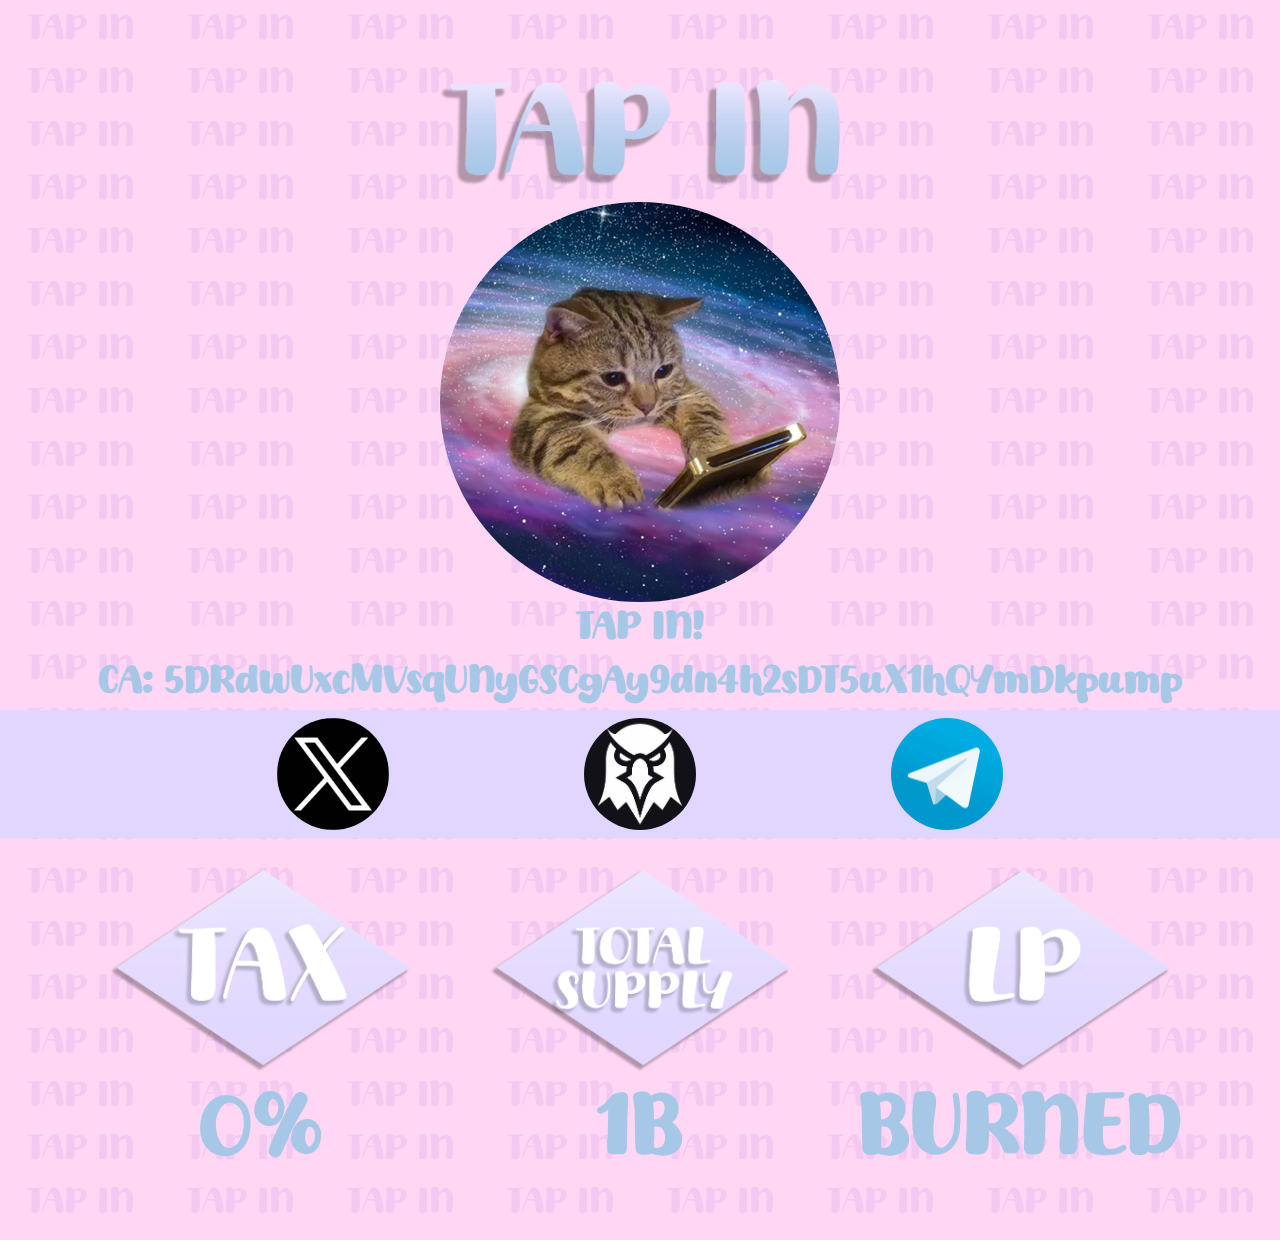
<file: index.html>
<!DOCTYPE html>
<html lang="en">
  <head>
    <meta charset="UTF-8">
    <meta name="viewport" content="width=device-width, initial-scale=1.0">
    <meta http-equiv="X-UA-Compatible" content="ie=edge">
    <title>TAP IN</title>
    <link rel="stylesheet" href="style.css">
    <link href="https://cdn.jsdelivr.net/npm/bootstrap@5.3.3/dist/css/bootstrap.min.css" rel="stylesheet" integrity="sha384-QWTKZyjpPEjISv5WaRU9OFeRpok6YctnYmDr5pNlyT2bRjXh0JMhjY6hW+ALEwIH" crossorigin="anonymous">
  </head>
  <body>
    <div class="page">
        <div class="container logo animate">
            <img src="tap-text.png" width="400px">
        </div>
        <div class="container header animate">
            <img class="miu-header" src="logo.png" width="400px">
        </div>
        <div class="container header-text animate-text">
            <p class="header-text"><strong>TAP IN!</strong></p>
            <p class="header-text"><strong>CA: 5DRdwUxcMVsqUNyGSCgAy9dn4h2sDT5uX1hQYmDkpump</strong></p>
        </div>
        <div class="links">
            <div class="container buttons">
                <a href="https://x.com/TAP_IN_CTO/"><div class="button x"></div></a>
                <a href="https://dexscreener.com/solana/3gmtfcpug2oucgb7prrapz8ff2ipgbkgxf7x8pxyhoid/"><div class="button dexscreener"></div></a>
                <a href="https://t.me/miuonsol/"><div class="button telegram"></div></a>
            </div>
        </div>
        <div class="container tokenomics">
            <div class="row">
                <div class="col-sm tokenomic">
                    <img class="tokenomics-img" src="tax.png" width="300px">
                    <p class="tokenomics-text"><strong>0%</strong></p>
                </div>
                <div class="col-sm tokenomic">
                    <img class="tokenomics-img" src="totalsupply.png" width="300px">
                    <p class="tokenomics-text"><strong>1B</strong></p>
                </div>
                <div class="col-sm tokenomic">
                    <img class="tokenomics-img" src="lp.png" width="300px">
                    <p class="tokenomics-text"><strong>BURNED</strong></p>
                </div>
            </div>
        </div>
    </div>
    <script src="https://cdn.jsdelivr.net/npm/bootstrap@5.3.3/dist/js/bootstrap.bundle.min.js" integrity="sha384-YvpcrYf0tY3lHB60NNkmXc5s9fDVZLESaAA55NDzOxhy9GkcIdslK1eN7N6jIeHz" crossorigin="anonymous"></script>
  </body>
</html>
</file>
<file: style.css>
@font-face {
    font-family: 'Lemon';
    src: url('fonts/Lemon\ Shake\ Shake.ttf') format('truetype');
    font-weight: normal;
    font-style: normal;
}

.animate {
    animation-duration: 0.5s;
    animation-name: animate-fade;
    animation-delay: 0.5s;
    animation-fill-mode: backwards;
}
  
@keyframes animate-fade {
    0% { opacity: 0; }
    100% { opacity: 1; }
}

@keyframes animate-font-fade {
    0% { font-size: 0; }
    100% { font-size: 1.5em; }
}

body {
    font-family: Lemon !important;
    color: #A7C7E7 !important;
}

.header-text {
    text-align: center;
    font-size: 1.5em;
    margin: 0;
}

.animate-text {
    animation-duration: 0.5s;
    animation-name: animate-font-fade;
    animation-delay: 0.5s;
    animation-fill-mode: backwards;
}

.page {
    background-image: url('tap-background.png');
    background-size: 10em;
    background-color: #ffd6f3;
}

.logo {
    display: flex;
    justify-content: center;
    padding-top: 5em;
}

.header {
    padding-top: 1em;
    display: flex;
    justify-content: center;
}

.miu-header {
    border-radius: 100%;
}

.links {
    height: 8em;
    background-color: #e0d6ff;
}

.buttons {
    padding-top: 0.5em;
    display: flex;
    height: 10em;
    justify-content: space-evenly;
}

.button {
    height: 7em;
    width: 7em;
    border-radius: 100px;
}

.gallery-picture {
    border-radius: 3em 0 3em 0;
}

.telegram {
    background: url('telegram.png');
    background-size: 15em;
    background-repeat: no-repeat;
    background-position: center center;
}

.dexscreener {
    background: url('OIP.jpg');
    background-size: 7em;
    background-repeat: no-repeat;
    background-position: center center;
}

.x {
    background: url('x.png ');
    background-size: 7em;
    background-repeat: no-repeat;
    background-position: center center;
}

.row {
    padding-top: 2em;
    padding-bottom: 2em;
}

.col-sm {
    display: flex;
    justify-content: center;
}

.tokenomics-text {
    font-size: 5em;
}

.tokenomic {
    display: flex;
    flex-direction: column;
    text-align: center;
    animation-name: example;
    animation-duration: 1s;
    position: relative;

}

.tokenomics-img {
    align-self: center;
}

.gallery-content {
    display: flex;
    justify-content: center;
}


.gallery-pic {
    display: flex;
    justify-content: center;
}

.gallery-pic {
    display: flex;
    justify-content: center;
}
</file>
